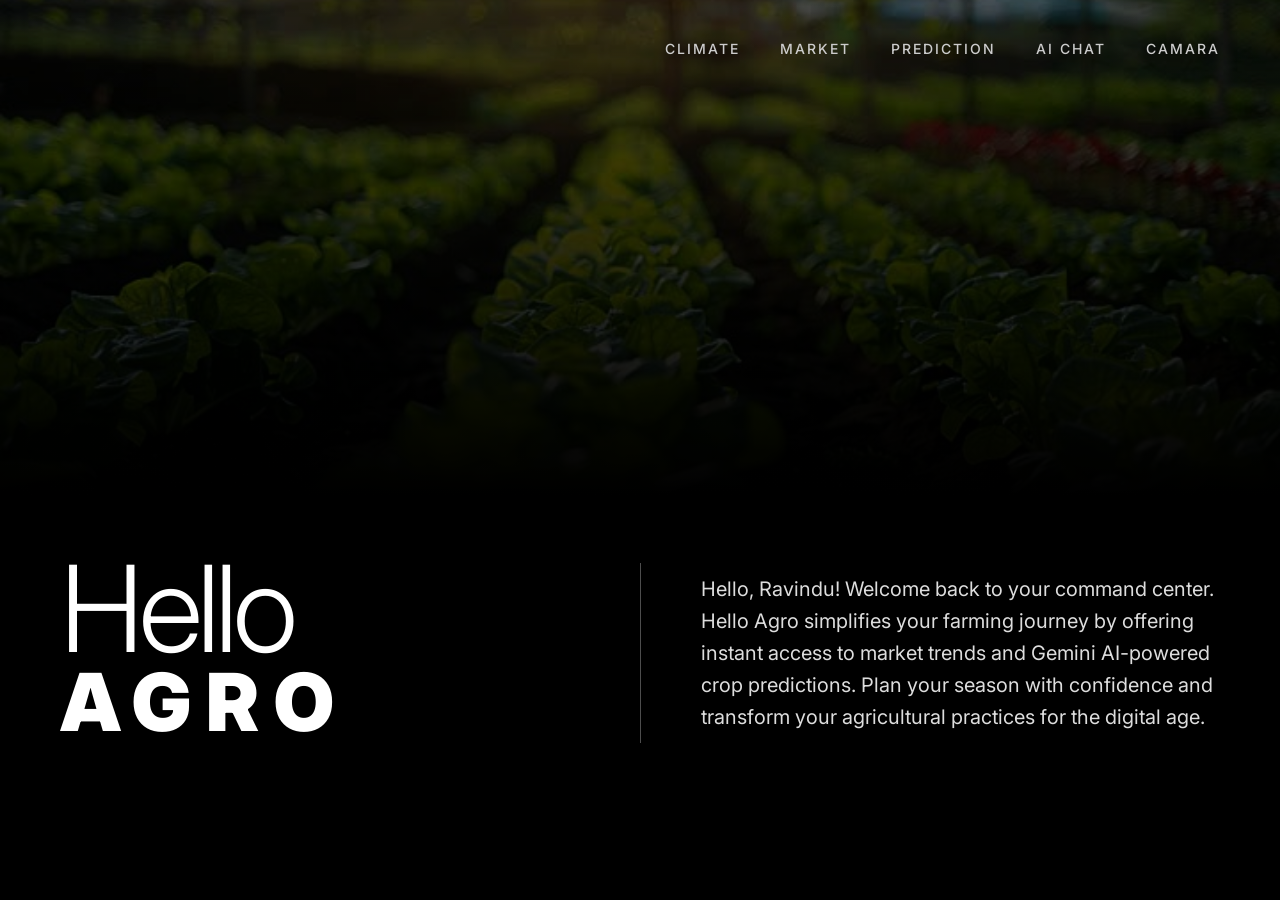
<file: index.html>
<!DOCTYPE html>
<html lang="en">
    <head>
        <meta charset="UTF-8">
        <meta name="viewport" content="width=device-width, initial-scale=1.0">
        <title>Hello Agro | Command Center</title>
        <link rel="stylesheet" href="style.css">
        <!-- Google Fonts පාවිච්චි කරමු -->
        <link
            href="https://fonts.googleapis.com/css2?family=Inter:wght@300;400;700;900&display=swap"
            rel="stylesheet">
    </head>
    <body>

        <!-- Navigation Bar -->
        <nav class="navbar">
            <!-- Mobile Toggle Button -->
            <button class="mobile-menu-toggle" onclick="toggleMenu()">
                <span class="bar"></span>
                <span class="bar"></span>
                <span class="bar"></span>
            </button>

            <div class="nav-links" id="navLinks">
                <a href="climate.html">Climate</a>
                <a href="market.html">Market</a>
                <a href="prediction.html">Prediction</a>
                <a href="chat.html">AI Chat</a>
                <a href="camera.html">Camara</a>
            </div>
        </nav>

        <div id="apiKeyModal" class="modal" style="display:none; position:fixed; z-index:9999; left:0; top:0; width:100%; height:100%; background:rgba(0,0,0,0.8); backdrop-filter: blur(5px);">
    <div style="background:#1a1a1a; margin:15% auto; padding:25px; border:1px solid #4CAF50; width:90%; max-width:400px; border-radius:15px; color:white; text-align:center;">
        <h2 style="color:#4CAF50; margin-bottom:15px;">API Setup</h2>
        <p style="font-size:14px; margin-bottom:20px; opacity:0.8;">To start using Hello Agro, please enter your Gemini API Key below.</p>
        <input type="password" id="keyInput" placeholder="Enter your API Key here..." style="width:100%; padding:12px; margin-bottom:20px; border-radius:8px; border:1px solid #333; background:#000; color:white;">
        <button onclick="saveApiKey()" style="width:100%; padding:12px; background:#4CAF50; border:none; color:white; border-radius:8px; cursor:pointer; font-weight:bold;">SAVE & CONTINUE</button>
        <p style="font-size:10px; margin-top:15px; color:#888;">Your API Key is stored securely in your browser.</p>
    </div>
</div>

        <!-- Header Section (Image) -->
        <header class="hero-section">
            <img
                src="img/pngtree-the-concept-of-new-farming-or-smart-farming-agricultural-technology-image_15917909.jpg"
                alt="Smart Farming" class="hero-img">
            <div class="hero-overlay"></div>
        </header>

        <!-- Main Content -->
        <main class="content-container">
            <div class="branding">
                <h1 class="title-hello">Hello</h1>
                <h2 class="title-agro">AGRO</h2>
            </div>

            <div class="vertical-divider"></div>

            <div class="description-box">
                <p class="description-text">
                    Hello, Ravindu! Welcome back to your command center. Hello
                    Agro simplifies your farming journey by offering instant
                    access to market trends and Gemini AI-powered crop
                    predictions. Plan your season with confidence and transform
                    your agricultural practices for the digital age.
                </p>
            </div>
        </main>

        <script type="module" src="main.js"></script>
    </body>
</html>
</file>
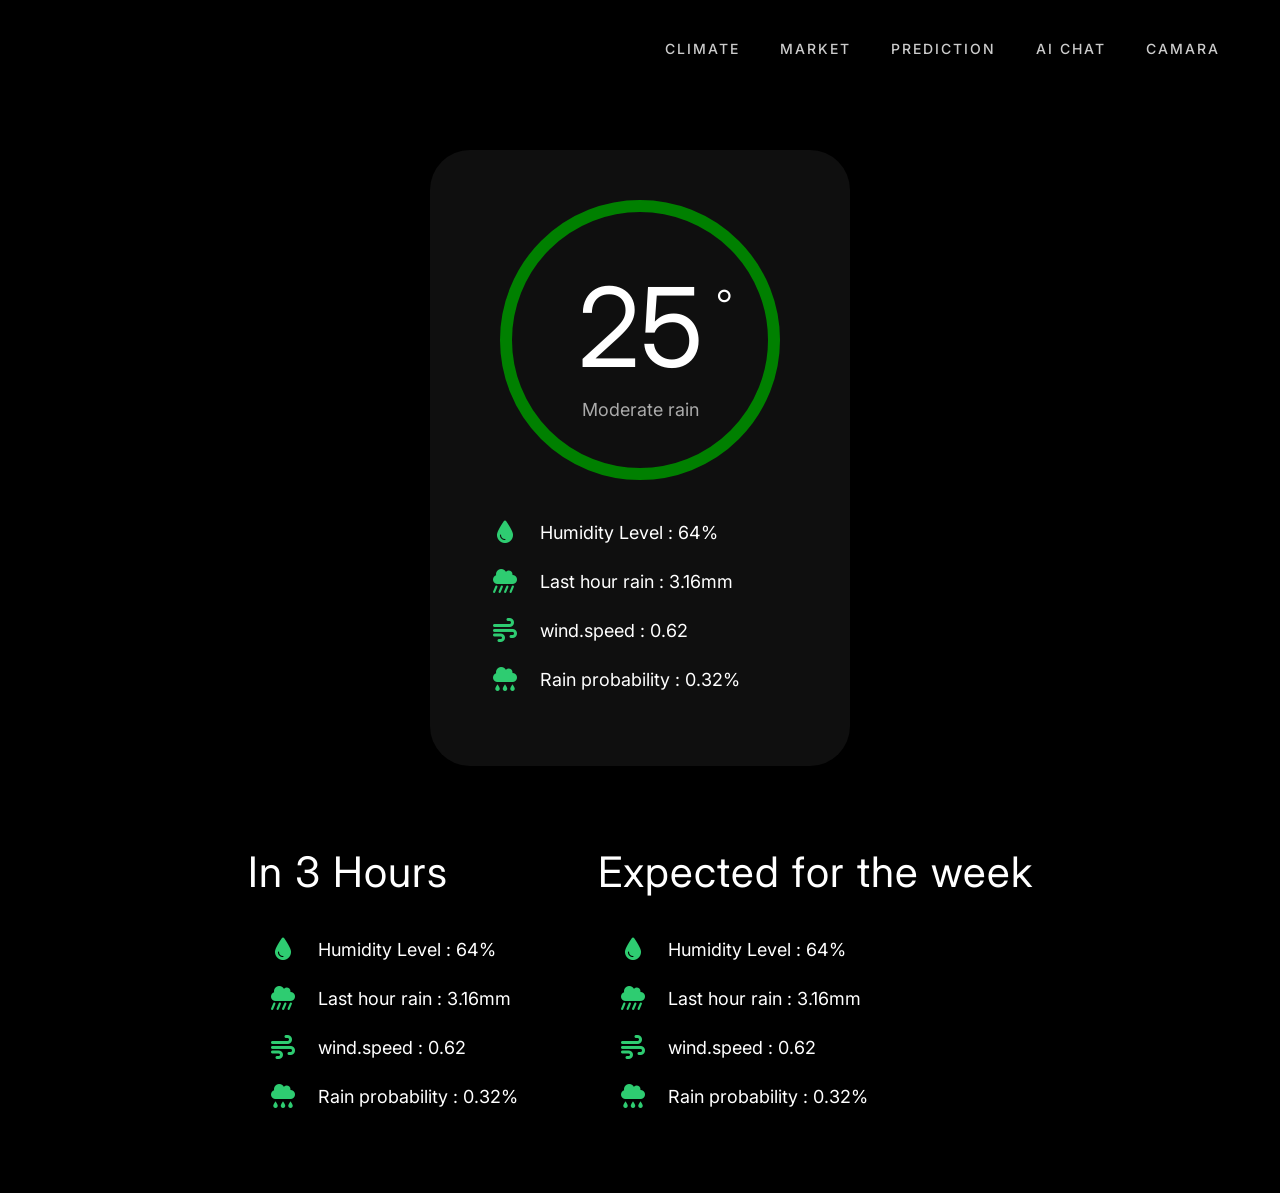
<file: climate.html>
<!DOCTYPE html>
<html lang="en">
<head>
    <meta charset="UTF-8">
    <meta name="viewport" content="width=device-width, initial-scale=1.0">
    <title>Hello Agro | Climate</title>
    <link rel="stylesheet" href="style.css">
    <link href="https://fonts.googleapis.com/css2?family=Inter:wght@300;400;700;900&display=swap" rel="stylesheet">
    <!-- Font Awesome (icons සඳහා) -->
    <link rel="stylesheet" href="https://cdnjs.cloudflare.com/ajax/libs/font-awesome/6.0.0/css/all.min.css">
</head>
<body>

    <!-- Navigation Bar (Index එකේ විදිහටම) -->
    <nav class="navbar">
        <button class="mobile-menu-toggle" onclick="toggleMenu()">
            <span class="bar"></span>
            <span class="bar"></span>
            <span class="bar"></span>
        </button>

        <div class="nav-links" id="navLinks">
            <a href="climate.html" class="active">Climate</a>
            <a href="market.html">Market</a>
            <a href="prediction.html">Prediction</a>
            <a href="chat.html">AI Chat</a>
            <a href="camera.html">Camara</a>
        </div>
    </nav>

    <!-- Climate Content Section -->
    <main class="climate-container">
        
        <!-- වම් පැත්තේ ප්‍රධාන කාලගුණ කාඩ් එක (Main Temp Card) -->
        <section class="main-weather-card">
            <div class="temp-circle">
                <div class="temp-value">
                    <h1>25<span>°</span></h1>
                    <p>Moderate rain</p>
                </div>
            </div>

            <div class="quick-stats">
                <div class="stat-item">
                    <i class="fa-solid fa-droplet icon-green"></i>
                    <span>Humidity Level : 64%</span>
                </div>
                <div class="stat-item">
                    <i class="fa-solid fa-cloud-showers-heavy icon-green"></i>
                    <span>Last hour rain : 3.16mm</span>
                </div>
                <div class="stat-item">
                    <i class="fa-solid fa-wind icon-green"></i>
                    <span>wind.speed : 0.62</span>
                </div>
                <div class="stat-item">
                    <i class="fa-solid fa-cloud-rain icon-green"></i>
                    <span>Rain probability : 0.32%</span>
                </div>
            </div>
        </section>

        <!-- දකුණු පැත්තේ විස්තර (Forecast Details) -->
        <section class="forecast-section">
            
            <!-- In 3 Hours Section -->
            <div class="forecast-block">
                <h2>In 3 Hours</h2>
                <div class="stat-list">
                    <div class="stat-item">
                        <i class="fa-solid fa-droplet icon-green"></i>
                        <span>Humidity Level : 64%</span>
                    </div>
                    <div class="stat-item">
                        <i class="fa-solid fa-cloud-showers-heavy icon-green"></i>
                        <span>Last hour rain : 3.16mm</span>
                    </div>
                    <div class="stat-item">
                        <i class="fa-solid fa-wind icon-green"></i>
                        <span>wind.speed : 0.62</span>
                    </div>
                    <div class="stat-item">
                        <i class="fa-solid fa-cloud-rain icon-green"></i>
                        <span>Rain probability : 0.32%</span>
                    </div>
                </div>
            </div>

            <!-- Expected for the week Section -->
            <div class="forecast-block">
                <h2>Expected for the week</h2>
                <div class="stat-list">
                    <div class="stat-item">
                        <i class="fa-solid fa-droplet icon-green"></i>
                        <span>Humidity Level : 64%</span>
                    </div>
                    <div class="stat-item">
                        <i class="fa-solid fa-cloud-showers-heavy icon-green"></i>
                        <span>Last hour rain : 3.16mm</span>
                    </div>
                    <div class="stat-item">
                        <i class="fa-solid fa-wind icon-green"></i>
                        <span>wind.speed : 0.62</span>
                    </div>
                    <div class="stat-item">
                        <i class="fa-solid fa-cloud-rain icon-green"></i>
                        <span>Rain probability : 0.32%</span>
                    </div>
                </div>
            </div>

        </section>
    </main>

    <script type="module" src="main.js"></script>
</body>
</html>
</file>
<file: style.css>
/* මූලික සැකසුම් */
* {
    margin: 0;
    padding: 0;
    box-sizing: border-box;
}

body {
    background-color: #000000;
    color: #ffffff;
    font-family: 'Inter', sans-serif;
    overflow-x: hidden;
}

/* Navbar */
.navbar {
    position: absolute;
    top: 0;
    width: 100%;
    padding: 40px 60px;
    display: flex;
    justify-content: flex-end; /* Desktop වලදී දකුණු පැත්තට පෙළගස්වන්න */
    align-items: center;
    z-index: 1000;
}

.nav-links {
    display: flex;
    align-items: center;
}

.nav-links a {
    color: #cccccc;
    text-decoration: none;
    text-transform: uppercase;
    font-size: 14px;
    font-weight: 500;
    letter-spacing: 2px;
    margin-left: 40px;
    transition: color 0.3s ease;
}

.nav-links a:hover {
    color: #ffffff;
}

/* Hero Section */
.hero-section {
    position: relative;
    width: 100%;
    height: 55vh;
}

.hero-img {
    width: 100%;
    height: 100%;
    object-fit: cover; /* object-cover නෙවෙයි object-fit විය යුතුයි */
    opacity: 0.6;
}

.hero-overlay {
    position: absolute;
    bottom: 0;
    left: 0;
    width: 100%;
    height: 100%;
    background: linear-gradient(to bottom, rgba(0,0,0,0) 0%, rgba(0,0,0,1) 100%);
}

/* Main Content Layout */
.content-container {
    max-width: 1200px;
    margin: 0 auto;
    padding: 60px 20px;
    display: flex;
    align-items: center;
    justify-content: space-between;
}

/* Branding (Left Side) */
.branding {
    flex: 1;
}

.title-hello {
    font-size: 120px;
    font-weight: 300;
    line-height: 0.9;
    letter-spacing: -5px;
}

.title-agro {
    font-size: 80px;
    font-weight: 900;
    letter-spacing: 15px;
    margin-top: -10px;
}

/* Vertical Line */
.vertical-divider {
    width: 1px;
    height: 180px;
    background-color: #ffffff;
    opacity: 0.3;
    margin: 0 60px;
}

/* Description (Right Side) */
.description-box {
    flex: 1;
}

.description-text {
    font-size: 20px;
    line-height: 1.6;
    color: #dddddd;
    font-weight: 400;
}

/* Mobile Toggle Button */
.mobile-menu-toggle {
    display: none; /* Desktop වලදී හංගන්න */
    flex-direction: column;
    gap: 6px;
    background: none;
    border: none;
    cursor: pointer;
    z-index: 1100; /* මෙනු එකට වඩා උඩින් තියෙන්න */
}

.mobile-menu-toggle .bar {
    width: 30px;
    height: 3px;
    background-color: #ffffff;
    border-radius: 10px;
    transition: 0.4s;
}

/* Hamburger Animation (Active State) */
.mobile-menu-toggle.active .bar:nth-child(1) {
    transform: translateY(9px) rotate(45deg);
}
.mobile-menu-toggle.active .bar:nth-child(2) {
    opacity: 0;
}
.mobile-menu-toggle.active .bar:nth-child(3) {
    transform: translateY(-9px) rotate(-45deg);
}

/* Mobile Screen Responsive (Fixes) */
@media (max-width: 768px) {
    .navbar {
        padding: 20px 30px;
    }

    .mobile-menu-toggle {
        display: flex;
    }

    .nav-links {
        position: fixed;
        right: -100%;
        top: 0;
        width: 100%; /* මුළු screen එකම වැහෙන්න */
        height: 100vh;
        background: rgba(0, 0, 0, 0.98);
        backdrop-filter: blur(15px);
        flex-direction: column; /* එක පේළියට තිබුණු එක යටට යටට ගන්න */
        align-items: center;
        justify-content: center;
        gap: 35px;
        transition: 0.5s cubic-bezier(0.4, 0, 0.2, 1);
        z-index: 1000;
    }

    .nav-links.active {
        right: 0;
    }

    .nav-links a {
        margin-left: 0;
        font-size: 24px;
        font-weight: 700;
        letter-spacing: 4px;
    }

    .content-container {
        flex-direction: column;
        text-align: center;
        padding-top: 20px;
    }

    .vertical-divider {
        display: none;
    }

    .title-hello { font-size: 80px; }
    .title-agro { font-size: 50px; }
}

/* --- Climate Page Specific Styles (Figma Design) --- */

.climate-container {
    display: flex;
    justify-content: space-around;
    align-items: flex-start;
    padding: 150px 5% 60px 5%; /* Navbar එකට ඉඩ තබා ඉහළින් padding එකතු කළා */
    min-height: 100vh;
    flex-wrap: wrap;
    gap: 40px;
}

/* වම් පැත්තේ ප්‍රධාන Card එක */
.main-weather-card {
    background: #0f0f0f; /* Figma එකේ තද අළු/කළු පැහැය */
    padding: 50px 40px;
    border-radius: 40px;
    width: 420px;
    text-align: center;
    box-shadow: 0 10px 30px rgba(0,0,0,0.5);
}

.temp-circle {
    width: 280px;
    height: 280px;
    border: 12px solid #008000; /* Figma එකේ තද කොළ පැහැති border එක */
    border-radius: 50%;
    display: flex;
    justify-content: center;
    align-items: center;
    margin: 0 auto 40px auto;
    position: relative;
}

.temp-value h1 {
    font-size: 110px;
    margin: 0;
    font-weight: 400;
    position: relative;
}

/* Degree (°) ලකුණ සඳහා */
.temp-value h1 span {
    font-size: 40px;
    position: absolute;
    top: 20px;
    right: -30px;
    font-weight: 300;
}

.temp-value p {
    color: #aaaaaa;
    font-size: 18px;
    margin-top: 5px;
}

/* Icons සහ Stats පේළි */
.stat-item {
    display: flex;
    align-items: center;
    margin-bottom: 25px;
    font-size: 18px;
    color: #ffffff;
    padding-left: 20px;
}

.icon-green {
    color: #2ecc71; /* කොළ පැහැති icons */
    margin-right: 20px;
    font-size: 24px;
    width: 30px;
    text-align: center;
}

/* දකුණු පැත්තේ Forecast Sections */
.forecast-section {
    display: flex;
    gap: 80px;
    flex-wrap: wrap;
    padding-top: 40px;
}

.forecast-block h2 {
    font-size: 42px;
    font-weight: 400;
    margin-bottom: 40px;
    letter-spacing: 1px;
}

.stat-list {
    display: flex;
    flex-direction: column;
}

/* Responsive (Mobile වලදී පෙළගැස්ම සකස් කිරීම) */
@media (max-width: 1100px) {
    .climate-container {
        justify-content: center;
        padding-top: 120px;
    }
    
    .forecast-section {
        justify-content: center;
        text-align: center;
        gap: 50px;
    }

    .stat-item {
        justify-content: center;
        padding-left: 0;
    }
}

/* Market Page Layout */
.market-page-container {
    padding: 150px 8% 50px;
    max-width: 1400px;
    margin: 0 auto;
}

.market-controls {
    display: flex;
    gap: 50px;
    margin-bottom: 60px;
}

.control-group {
    display: flex;
    align-items: center;
    gap: 20px;
}

.control-group label {
    font-size: 18px;
    color: #ffffff;
}

/* Figma Styles for Select and Input */
#marketDropdown, .search-wrapper input {
    background: transparent;
    border: 1px solid #ffffff;
    border-radius: 8px;
    color: white;
    padding: 8px 15px;
    width: 250px;
    font-family: 'Inter', sans-serif;
    outline: none;
}

.search-wrapper {
    position: relative;
    display: flex;
    align-items: center;
}

.search-wrapper i {
    position: absolute;
    right: 15px;
    color: #ffffff;
    font-size: 14px;
}

/* Product Cards Grid */
.product-grid {
    display: grid;
    grid-template-columns: repeat(3, 1fr); /* පේළියට 3 බැගින් */
    gap: 30px;
}

/* Figma Green Card Style */
.market-card {
    background-color: #1e5d03; /* Figma එකේ කොළ පැහැය */
    border-radius: 12px;
    padding: 35px 30px;
    display: flex;
    justify-content: space-between;
    align-items: center;
    transition: transform 0.2s;
}

.market-card:hover {
    transform: scale(1.02);
}

.item-name {
    font-size: 48px;
    font-weight: 500;
    margin: 0;
}

.item-meta {
    font-size: 18px;
    color: #eeeeee;
    margin-top: 10px;
}

.market-label {
    display: block;
    font-size: 12px;
    text-transform: uppercase;
    color: #a0ffa0;
    margin-top: 15px;
    letter-spacing: 1px;
}

.item-price {
    font-size: 52px;
    font-weight: 300;
}

/* Responsive */
@media (max-width: 1024px) {
    .product-grid { grid-template-columns: repeat(2, 1fr); }
}

@media (max-width: 768px) {
    .market-controls { flex-direction: column; gap: 20px; }
    .product-grid { grid-template-columns: 1fr; }
    .item-name { font-size: 36px; }
    .item-price { font-size: 40px; }
}

/* Dropdown එක click කළාම එන options ටික style කිරීම */
#marketDropdown option {
    background-color: #121212; /* කළු පැහැති පසුබිම */
    color: #ffffff;            /* සුදු පැහැති අකුරු */
    padding: 10px;
}

/* Dropdown එක උඩ mouse එක තියද්දී (hover) එන පාට වෙනස් කිරීමට (සමහර browser වල වැඩ කරයි) */
#marketDropdown option:hover {
    background-color: #1e5d03; 
}

/* Select element එකේ general style එක (Figma එකට අනුව) */
#marketDropdown {
    background: transparent;
    border: 1px solid #ffffff;
    border-radius: 8px;
    color: white;
    padding: 8px 15px;
    width: 250px;
    font-family: 'Inter', sans-serif;
    outline: none;
    cursor: pointer;
}

.prediction-container {
    padding: 40px 10%;
    color: white;
    text-align: center;
}

.search-section {
    display: flex;
    justify-content: flex-end;
    align-items: center;
    gap: 15px;
    margin-bottom: 30px;
}

.search-box {
    display: flex;
    background: #000;
    border: 1px solid #555;
    border-radius: 10px;
    padding: 5px 15px;
}

.search-box input {
    background: transparent;
    border: none;
    color: white;
    padding: 10px;
    outline: none;
}

.chart-container {
    background: rgba(255, 255, 255, 0.05);
    border: 1px solid #333;
    border-radius: 30px;
    padding: 40px;
    margin-bottom: 40px;
    height: 400px;
}

.prediction-cards {
    display: grid;
    grid-template-columns: repeat(3, 1fr);
    gap: 20px;
}

.p-card {
    background: #1e5d03; /* Figma එකේ කොළ පාට */
    padding: 30px;
    border-radius: 15px;
    display: flex;
    justify-content: space-between;
    align-items: center;
    text-align: left;
}

.p-info h3 { font-size: 24px; margin: 0; }
.p-info p { opacity: 0.8; }
.p-card h1 { font-size: 36px; margin: 0; }

.disclaimer {
    margin-top: 50px;
    font-size: 14px;
    opacity: 0.6;
}

/* Chat Container */
.chat-page-container {
    padding: 120px 60px 40px;
    height: 100vh;
    display: flex;
    flex-direction: column;
}

.chat-window {
    flex: 1;
    background: transparent;
    border: 1px solid #333;
    border-radius: 40px;
    padding: 30px;
    overflow-y: auto;
    display: flex;
    flex-direction: column;
    gap: 20px;
    margin-bottom: 20px;
}

/* Scrollbar Style */
.chat-window::-webkit-scrollbar { width: 5px; }
.chat-window::-webkit-scrollbar-thumb { background: #333; border-radius: 10px; }

/* Messages */
.message {
    max-width: 70%;
    padding: 15px 25px;
    border-radius: 20px;
    font-size: 16px;
    line-height: 1.5;
}

.user-msg {
    align-self: flex-end;
    background-color: #333; /* Gray bubble */
    color: white;
    border-bottom-right-radius: 5px;
}

.ai-msg {
    align-self: flex-start;
    background-color: #1e5d03; /* Green bubble */
    color: white;
    border-bottom-left-radius: 5px;
}

/* Input Area */
.input-area {
    display: flex;
    align-items: center;
    background: transparent;
    border: 1px solid #444;
    border-radius: 15px;
    padding: 10px 20px;
}

.input-area input {
    flex: 1;
    background: transparent;
    border: none;
    color: white;
    font-size: 16px;
    outline: none;
}

.send-btn {
    background: transparent;
    border: none;
    color: #888;
    cursor: pointer;
    font-size: 20px;
    transition: 0.3s;
}

.send-btn:hover { color: white; }

/* Mobile View */
@media (max-width: 768px) {
    .chat-page-container { padding: 100px 20px 20px; }
    .message { max-width: 85%; }
}

/* AI Bubble එක ඇතුළේ තියෙන tags වල spacing හැදීම */
.ai-msg p {
    margin-bottom: 10px;
}

.ai-msg p:last-child {
    margin-bottom: 0;
}

.ai-msg ul, .ai-msg ol {
    margin-left: 20px;
    margin-bottom: 10px;
}

.ai-msg h1, .ai-msg h2, .ai-msg h3 {
    font-size: 1.1em;
    margin-bottom: 8px;
    font-weight: bold;
}

.camera-main { position: relative; height: calc(100vh - 70px); background: #000; overflow: hidden; }
#webcam { width: 100%; height: 100%; object-fit: cover; }

.scan-action-btn {
    position: absolute; bottom: 40px; left: 50%; transform: translateX(-50%);
    padding: 15px 40px; background: #1e5d03; color: white; border: none;
    border-radius: 50px; font-weight: bold; cursor: pointer; z-index: 10;
}

/* Modal Styling */
.modal { display: none; position: fixed; z-index: 1000; left: 0; top: 0; width: 100%; height: 100%; background: rgba(0,0,0,0.8); }
.modal-content { 
    background: #1a1a1a; margin: 10% auto; padding: 30px; border-radius: 20px; 
    width: 80%; max-height: 70vh; overflow-y: auto; color: white; position: relative;
}
.close-modal { position: absolute; right: 20px; top: 10px; font-size: 30px; cursor: pointer; color: #888; }

#apiKeyModal {
    display: flex;
    align-items: center;
    justify-content: center;
}

#keyInput:focus {
    outline: 2px solid #4CAF50;
    border: none;
}
</file>
